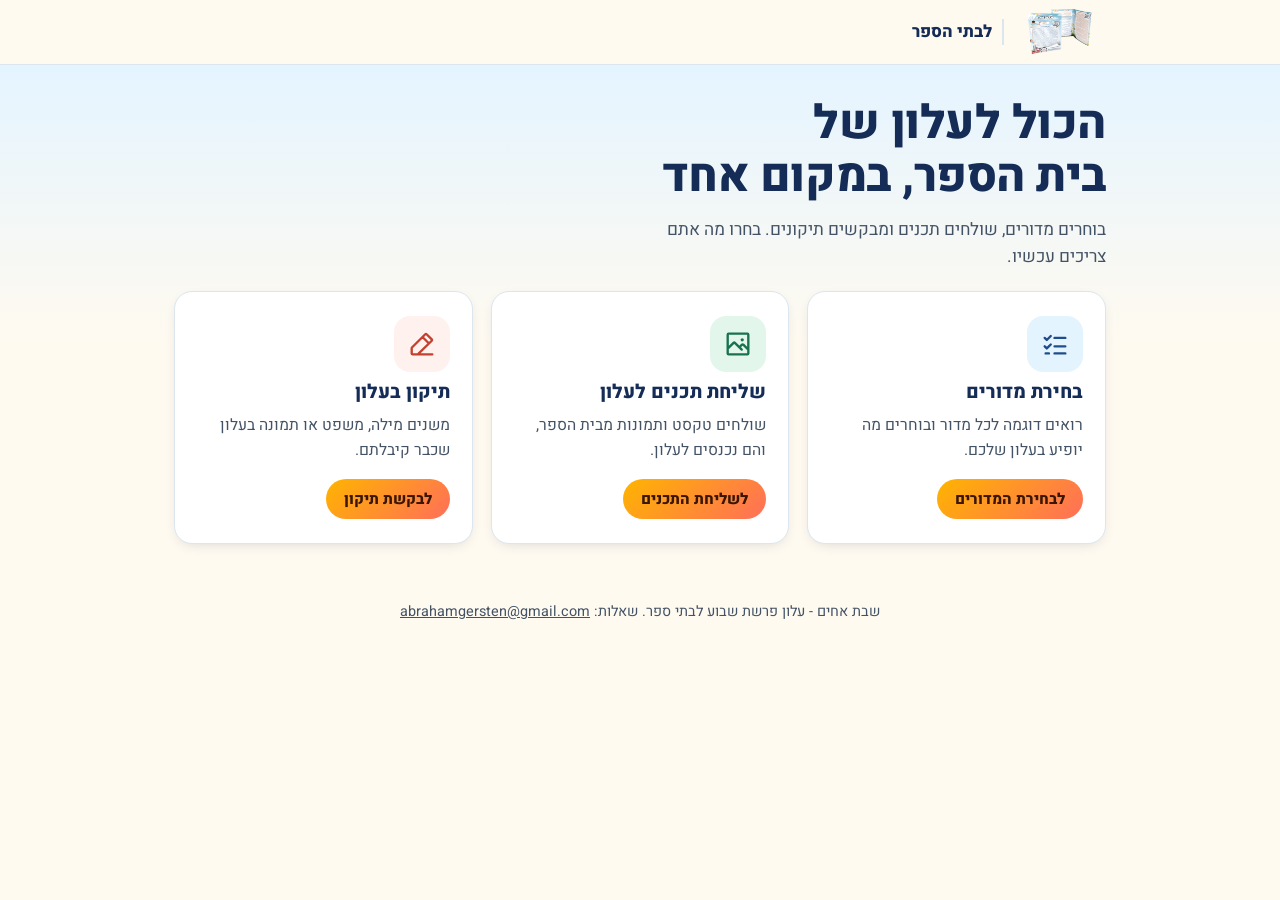
<file: index.html>
<!doctype html>
<html lang="he" dir="rtl">
<head>
<meta charset="UTF-8">
<meta name="viewport" content="width=device-width, initial-scale=1, viewport-fit=cover">
<title>שבת אחים לבתי הספר</title>
<meta name="description" content="כל מה שבית הספר צריך לעלון שבת אחים במקום אחד: בחירת מדורים, שליחת תכנים ותיקונים בעלון.">
<meta name="theme-color" content="#142c56">
<link rel="icon" href="icons/favicon-32.png" sizes="32x32" type="image/png">
<link rel="icon" href="icons/favicon-48.png" sizes="48x48" type="image/png">
<link rel="apple-touch-icon" href="apple-touch-icon.png">

<meta property="og:type" content="website">
<meta property="og:title" content="שבת אחים לבתי הספר">
<meta property="og:description" content="בוחרים מדורים, שולחים תכנים ומבקשים תיקונים בעלון, הכול במקום אחד.">
<meta property="og:image" content="https://abrahamgersten.github.io/shabat-achim-tikun/og-image.jpg">
<meta property="og:locale" content="he_IL">
<meta name="twitter:card" content="summary_large_image">

<link rel="preconnect" href="https://fonts.googleapis.com">
<link rel="preconnect" href="https://fonts.gstatic.com" crossorigin>
<link href="https://fonts.googleapis.com/css2?family=Heebo:wght@400;500;700;800&display=swap" rel="stylesheet">
<link rel="stylesheet" href="hub.css?v=1">
</head>
<body>
<a class="skip-link" href="#main">דלגו לתוכן הראשי</a>

<header class="site-header">
  <div class="wrap header-row">
    <a class="brand" href="./" aria-current="page">
      <img src="assets/img/logo.webp" alt="שבת אחים - עלון פרשת שבוע" width="104" height="58">
      <span class="brand-name">לבתי הספר</span>
    </a>
  </div>
</header>

<main id="main">
  <section class="hero">
    <div class="wrap">
      <h1>הכול לעלון של <span class="nw">בית הספר,</span> במקום אחד</h1>
      <p class="lede">בוחרים מדורים, שולחים תכנים ומבקשים תיקונים. בחרו מה אתם צריכים עכשיו.</p>
    </div>
  </section>

  <section class="wrap hub-wrap" aria-label="מה אפשר לעשות כאן">
    <ul class="hub">
      <li>
        <a class="hub-card" href="https://abrahamgersten.github.io/shabat-achim-sections/">
          <span class="hub-icon" aria-hidden="true"><svg viewBox="0 0 256 256"><path d="M40 76l18 18 34-34M124 76h92M40 148l18 18 34-34M124 148h92M124 208h92M48 208h28"/></svg></span>
          <span class="hub-title">בחירת מדורים</span>
          <span class="hub-text">רואים דוגמה לכל מדור ובוחרים מה יופיע בעלון שלכם.</span>
          <span class="hub-go">לבחירת המדורים</span>
        </a>
      </li>
      <li>
        <a class="hub-card" href="content/">
          <span class="hub-icon" aria-hidden="true"><svg viewBox="0 0 256 256"><path d="M48 40h160a8 8 0 0 1 8 8v160a8 8 0 0 1-8 8H48a8 8 0 0 1-8-8V48a8 8 0 0 1 8-8ZM40 168l50-50a8 8 0 0 1 11.3 0L160 176M140 156l22-22a8 8 0 0 1 11.3 0L216 176"/><circle cx="164" cy="92" r="14"/></svg></span>
          <span class="hub-title">שליחת תכנים לעלון</span>
          <span class="hub-text">שולחים טקסט ותמונות מבית הספר, והם נכנסים לעלון.</span>
          <span class="hub-go">לשליחת התכנים</span>
        </a>
      </li>
      <li>
        <a class="hub-card" href="tikun/">
          <span class="hub-icon" aria-hidden="true"><svg viewBox="0 0 256 256"><path d="M92 216H48a8 8 0 0 1-8-8v-44a8 8 0 0 1 2.3-5.7L156 44.7a8 8 0 0 1 11.3 0l44 44a8 8 0 0 1 0 11.3ZM132 68l56 56M216 216H92"/></svg></span>
          <span class="hub-title">תיקון בעלון</span>
          <span class="hub-text">משנים מילה, משפט או תמונה בעלון שכבר קיבלתם.</span>
          <span class="hub-go">לבקשת תיקון</span>
        </a>
      </li>
    </ul>
  </section>
</main>

<footer class="site-footer">
  <div class="wrap">שבת אחים - עלון פרשת שבוע לבתי ספר. שאלות: <a href="mailto:abrahamgersten@gmail.com">abrahamgersten@gmail.com</a></div>
</footer>
</body>
</html>
</file>
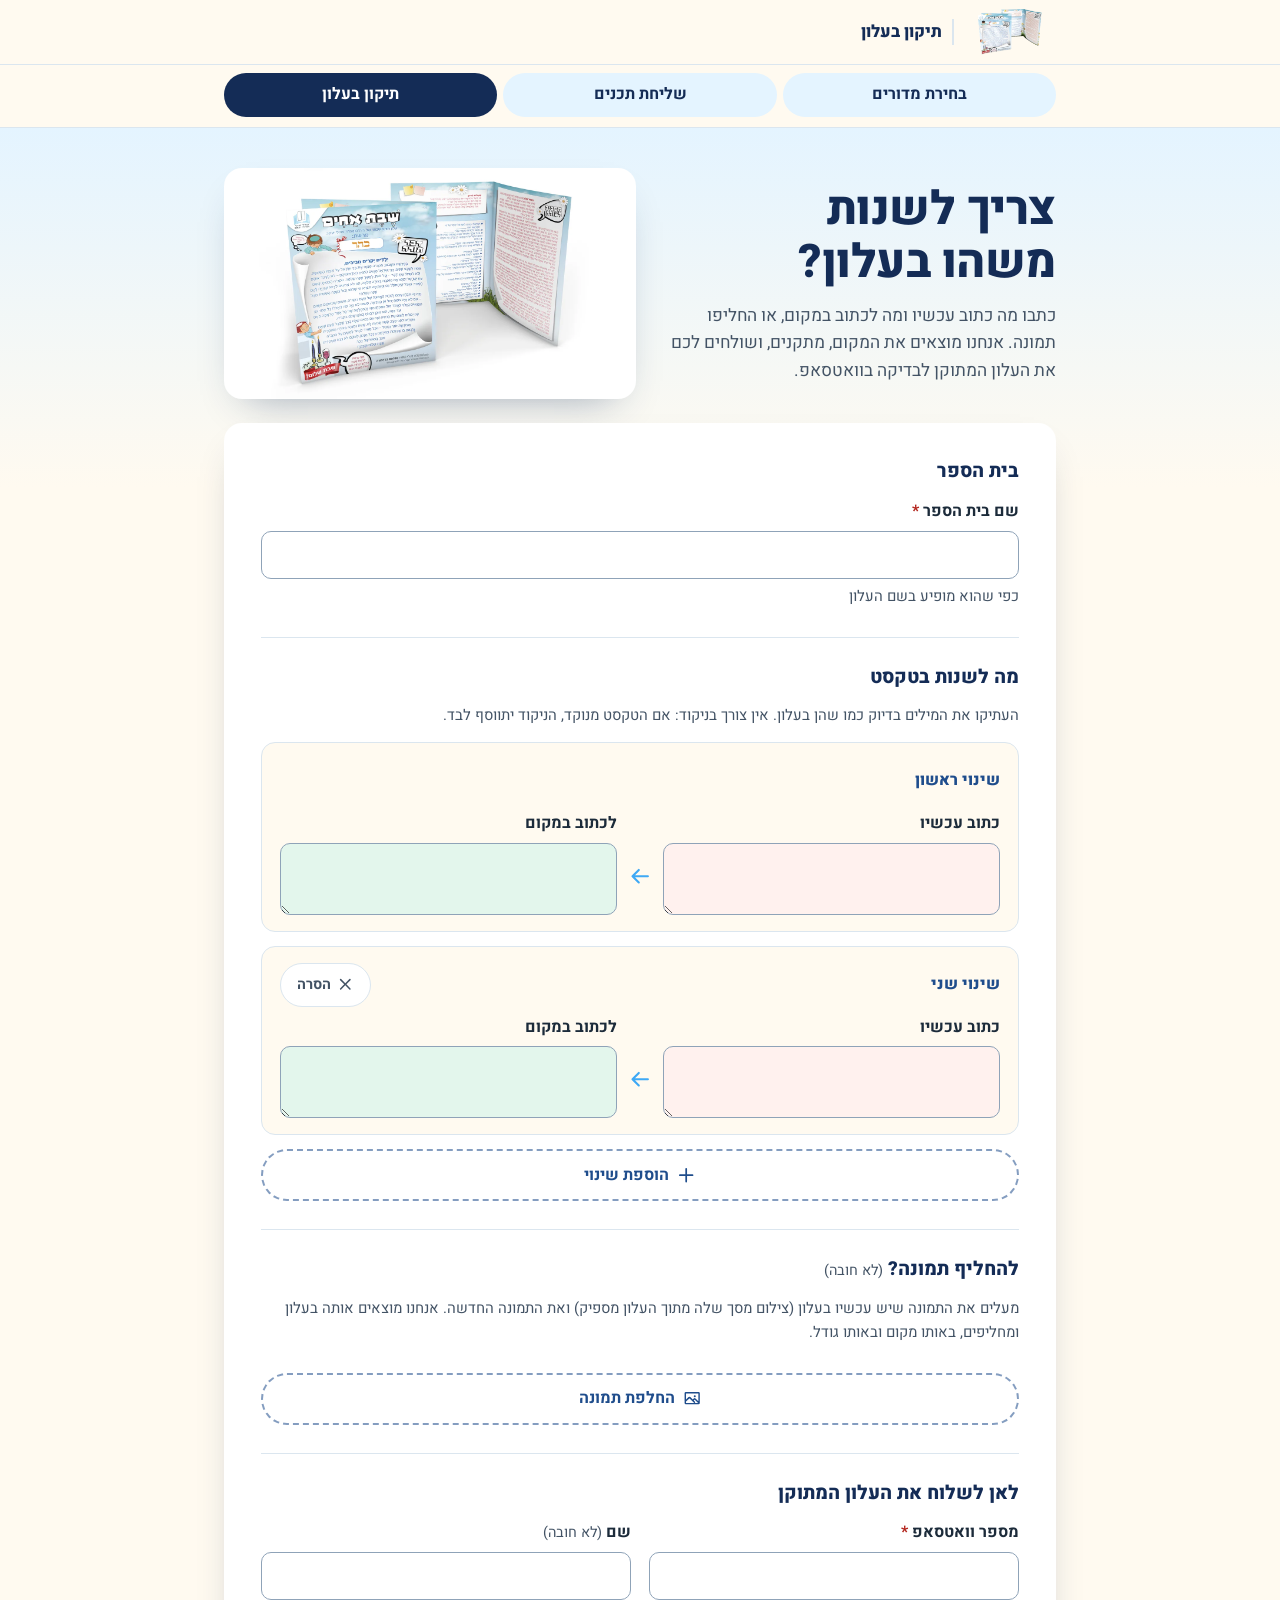
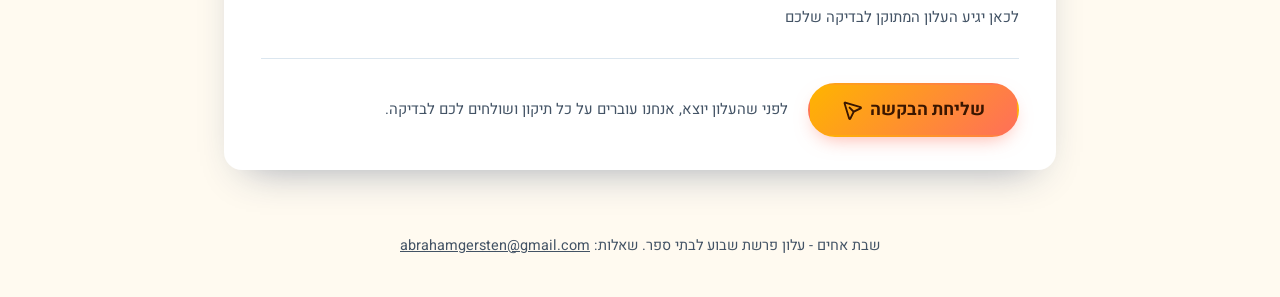
<file: tikun/index.html>
<!doctype html>
<html lang="he" dir="rtl">
<head>
<meta charset="UTF-8">
<meta name="viewport" content="width=device-width, initial-scale=1, viewport-fit=cover">
<title>תיקון בעלון - שבת אחים</title>
<meta name="description" content="רוצים לשנות מילה, משפט או תמונה בעלון של בית הספר? כתבו מה לשנות או העלו את התמונה החדשה, ונשלח לכם את העלון המתוקן לבדיקה בוואטסאפ.">
<meta name="theme-color" content="#142c56">
<link rel="icon" href="../icons/favicon-32.png" sizes="32x32" type="image/png">
<link rel="icon" href="../icons/favicon-48.png" sizes="48x48" type="image/png">
<link rel="apple-touch-icon" href="../apple-touch-icon.png">

<meta property="og:type" content="website">
<meta property="og:title" content="תיקון בעלון - שבת אחים">
<meta property="og:description" content="משנים מילה, משפט או תמונה בעלון. אנחנו מתקנים ושולחים לכם את העלון המתוקן לבדיקה.">
<meta property="og:image" content="https://abrahamgersten.github.io/shabat-achim-tikun/og-image.jpg">
<meta property="og:locale" content="he_IL">
<meta name="twitter:card" content="summary_large_image">

<link rel="preconnect" href="https://fonts.googleapis.com">
<link rel="preconnect" href="https://fonts.gstatic.com" crossorigin>
<link href="https://fonts.googleapis.com/css2?family=Heebo:wght@400;500;700;800&display=swap" rel="stylesheet">
<link rel="stylesheet" href="css/style.css?v=3">
</head>
<body>
<!-- Phosphor Icons 2.1.1, bold weight (@phosphor-icons/core), inlined so no third-party CSS blocks the first paint -->
<svg width="0" height="0" style="position:absolute" aria-hidden="true">
  <symbol id="i-plus" viewBox="0 0 256 256"><path fill="currentColor" d="M228,128a12,12,0,0,1-12,12H140v76a12,12,0,0,1-24,0V140H40a12,12,0,0,1,0-24h76V40a12,12,0,0,1,24,0v76h76A12,12,0,0,1,228,128Z"/></symbol>
  <symbol id="i-x" viewBox="0 0 256 256"><path fill="currentColor" d="M208.49,191.51a12,12,0,0,1-17,17L128,145,64.49,208.49a12,12,0,0,1-17-17L111,128,47.51,64.49a12,12,0,0,1,17-17L128,111l63.51-63.52a12,12,0,0,1,17,17L145,128Z"/></symbol>
  <symbol id="i-arrow-left" viewBox="0 0 256 256"><path fill="currentColor" d="M228,128a12,12,0,0,1-12,12H69l51.52,51.51a12,12,0,0,1-17,17l-72-72a12,12,0,0,1,0-17l72-72a12,12,0,0,1,17,17L69,116H216A12,12,0,0,1,228,128Z"/></symbol>
  <symbol id="i-paper-plane-tilt" viewBox="0 0 256 256"><path fill="currentColor" d="M230.14,25.86a20,20,0,0,0-19.570-5.11l-.22.07L18.44,79a20,20,0,0,0-3.06,37.25L99,157l40.71,83.65a19.810,19.810,0,0,0,18,11.38c.57,0,1.15,0,1.73-.07A19.820,19.820,0,0,0,177,237.56L235.18,45.65a1.420,1.420,0,0,0,.07-.22A20,20,0,0,0,230.14,25.86ZM156.91,221.07l-34.37-70.64,46-45.95a12,12,0,0,0-17-17l-46,46L34.93,99.09,210,46Z"/></symbol>
  <symbol id="i-check-circle" viewBox="0 0 256 256"><path fill="currentColor" d="M176.49,95.51a12,12,0,0,1,0,17l-56,56a12,12,0,0,1-17,0l-24-24a12,12,0,1,1,17-17L112,143l47.51-47.52A12,12,0,0,1,176.49,95.51ZM236,128A108,108,0,1,1,128,20,108.12,108.12,0,0,1,236,128Zm-24,0a84,84,0,1,0-84,84A84.09,84.09,0,0,0,212,128Z"/></symbol>
  <symbol id="i-image" viewBox="0 0 256 256"><path fill="none" stroke="currentColor" stroke-width="20" stroke-linecap="round" stroke-linejoin="round" d="M40 52h176a8 8 0 0 1 8 8v136a8 8 0 0 1-8 8H40a8 8 0 0 1-8-8V60a8 8 0 0 1 8-8Zm-8 120 52-52a8 8 0 0 1 11.3 0L160 184m-24-24 20-20a8 8 0 0 1 11.3 0L224 196"/><circle cx="164" cy="100" r="14" fill="currentColor"/></symbol>
</svg>

<a class="skip-link" href="#request">דלגו לטופס</a>

<header class="site-header">
  <div class="wrap header-row">
    <a class="brand" href="../">
      <img src="../assets/img/logo.webp" alt="שבת אחים - לדף הראשי" width="104" height="58">
      <span class="brand-name">תיקון בעלון</span>
    </a>
  </div>
  <nav class="sa-nav" aria-label="מעבר בין האתרים של שבת אחים">
    <ul>
      <li><a href="https://abrahamgersten.github.io/shabat-achim-sections/">בחירת מדורים</a></li>
      <li><a href="../content/">שליחת תכנים</a></li>
      <li><a href="./" aria-current="page">תיקון בעלון</a></li>
    </ul>
  </nav>
</header>

<main id="main">
  <section class="hero">
    <div class="wrap hero-grid">
      <div class="hero-text">
        <h1>צריך לשנות משהו בעלון?</h1>
        <p class="lede">כתבו מה כתוב עכשיו ומה לכתוב במקום, או החליפו תמונה. אנחנו מוצאים את המקום, מתקנים, ושולחים לכם את העלון המתוקן לבדיקה בוואטסאפ.</p>
      </div>
      <img class="hero-art" src="../assets/img/mockup.webp" alt="עלון שבת אחים פתוח" width="1400" height="787" fetchpriority="high">
    </div>
  </section>

  <section class="wrap form-wrap" id="request" tabindex="-1">
    <form class="card" id="fixForm" novalidate>
      <fieldset class="block">
        <legend class="block-title">בית הספר</legend>
        <div class="field">
          <label for="f_school">שם בית הספר <span class="req" aria-hidden="true">*</span></label>
          <input id="f_school" name="school" type="text" autocomplete="organization" required aria-describedby="h_school e_school">
          <p class="hint" id="h_school">כפי שהוא מופיע בשם העלון</p>
          <p class="field-error" id="e_school" hidden></p>
        </div>
      </fieldset>

      <fieldset class="block">
        <legend class="block-title">מה לשנות בטקסט</legend>
        <p class="hint block-hint">העתיקו את המילים בדיוק כמו שהן בעלון. אין צורך בניקוד: אם הטקסט מנוקד, הניקוד יתווסף לבד.</p>
        <ol class="changes" id="changes"></ol>
        <button class="btn btn-add" id="addChange" type="button"><svg class="icon" aria-hidden="true" focusable="false"><use href="#i-plus"/></svg>הוספת שינוי</button>
        <p class="sr-only" id="announce" aria-live="polite"></p>
      </fieldset>

      <fieldset class="block">
        <legend class="block-title">להחליף תמונה? <span class="opt">(לא חובה)</span></legend>
        <p class="hint block-hint">מעלים את התמונה שיש עכשיו בעלון (צילום מסך שלה מתוך העלון מספיק) ואת התמונה החדשה. אנחנו מוצאים אותה בעלון ומחליפים, באותו מקום ובאותו גודל.</p>
        <ol class="changes" id="images"></ol>
        <button class="btn btn-add" id="addImage" type="button"><svg class="icon" aria-hidden="true" focusable="false"><use href="#i-image"/></svg>החלפת תמונה</button>
      </fieldset>

      <fieldset class="block">
        <legend class="block-title">לאן לשלוח את העלון המתוקן</legend>
        <div class="fields">
          <div class="field">
            <label for="f_phone">מספר וואטסאפ <span class="req" aria-hidden="true">*</span></label>
            <input id="f_phone" name="phone" type="tel" inputmode="tel" autocomplete="tel" dir="ltr" required aria-describedby="h_phone e_phone">
            <p class="hint" id="h_phone">לכאן יגיע העלון המתוקן לבדיקה שלכם</p>
            <p class="field-error" id="e_phone" hidden></p>
          </div>
          <div class="field">
            <label for="f_name">שם <span class="opt">(לא חובה)</span></label>
            <input id="f_name" name="name" type="text" autocomplete="name">
          </div>
        </div>
      </fieldset>

      <div class="submit-row">
        <button class="btn btn-primary btn-lg" id="submitBtn" type="submit">
          <span class="btn-label">שליחת הבקשה</span><svg class="icon flip-rtl" aria-hidden="true" focusable="false"><use href="#i-paper-plane-tilt"/></svg>
        </button>
        <p class="hint">לפני שהעלון יוצא, אנחנו עוברים על כל תיקון ושולחים לכם לבדיקה.</p>
      </div>
      <div class="progress" id="prog" hidden><i></i></div>
      <p class="form-error" id="formError" role="alert" hidden></p>
    </form>

    <div class="card done" id="done" hidden tabindex="-1">
      <svg class="icon done-icon" aria-hidden="true" focusable="false"><use href="#i-check-circle"/></svg>
      <h2>הבקשה התקבלה</h2>
      <p id="doneText"></p>
      <ol class="done-list" id="doneList"></ol>
      <button class="btn btn-outline" id="again" type="button">בקשה נוספת</button>
    </div>
  </section>
</main>

<footer class="site-footer">
  <div class="wrap">שבת אחים - עלון פרשת שבוע לבתי ספר. שאלות: <a href="mailto:abrahamgersten@gmail.com">abrahamgersten@gmail.com</a></div>
</footer>

<template id="changeTpl">
  <li class="change" role="group">
    <div class="change-head">
      <span class="change-title"></span>
      <button class="btn-remove" type="button"><svg class="icon" aria-hidden="true" focusable="false"><use href="#i-x"/></svg><span class="remove-label">הסרה</span></button>
    </div>
    <div class="change-body">
      <div class="field field-old">
        <label>כתוב עכשיו</label>
        <textarea rows="2"></textarea>
      </div>
      <svg class="icon change-arrow" aria-hidden="true" focusable="false"><use href="#i-arrow-left"/></svg>
      <div class="field field-new">
        <label>לכתוב במקום</label>
        <textarea rows="2"></textarea>
      </div>
    </div>
    <p class="field-error change-error" hidden></p>
  </li>
</template>

<template id="imageTpl">
  <li class="change imgpair" role="group">
    <div class="change-head">
      <span class="change-title"></span>
      <button class="btn-remove" type="button"><svg class="icon" aria-hidden="true" focusable="false"><use href="#i-x"/></svg><span class="remove-label">הסרה</span></button>
    </div>
    <div class="change-body">
      <div class="pick" data-kind="current">
        <span class="pick-label">התמונה שיש עכשיו בעלון</span>
        <button class="pick-btn" type="button">
          <img class="pick-img" alt="" hidden>
          <span class="pick-empty"><svg class="icon" aria-hidden="true" focusable="false"><use href="#i-image"/></svg><span class="pick-text">בחירת תמונה</span></span>
        </button>
        <input type="file" accept="image/*" hidden>
      </div>
      <svg class="icon change-arrow" aria-hidden="true" focusable="false"><use href="#i-arrow-left"/></svg>
      <div class="pick" data-kind="new">
        <span class="pick-label">התמונה החדשה</span>
        <button class="pick-btn" type="button">
          <img class="pick-img" alt="" hidden>
          <span class="pick-empty"><svg class="icon" aria-hidden="true" focusable="false"><use href="#i-image"/></svg><span class="pick-text">בחירת תמונה</span></span>
        </button>
        <input type="file" accept="image/*" hidden>
      </div>
    </div>
    <p class="field-error change-error" hidden></p>
  </li>
</template>

<script src="js/app.js?v=3"></script>
</body>
</html>
</file>
<file: hub.css>
/* שבת אחים לבתי הספר: הדף הראשי שמחבר את בחירת המדורים, שליחת התכנים ותיקון בעלון.
   אותם צבעים, Heebo וכרטיסים 18px כמו בשלושת האתרים. */
*, *::before, *::after { box-sizing: border-box; }
html { -webkit-text-size-adjust: 100%; }
body { margin: 0; }
img { max-width: 100%; display: block; }
h1, p, ul { margin: 0; }
[hidden] { display: none !important; }

:root {
  --navy: #142c56; --navy-2: #1f4d8c; --sky: #3fa9f5; --sky-light: #e4f4ff; --sky-mid: #cdeaff;
  --yellow: #ffb400; --coral: #ff6f59; --leaf: #18724e; --leaf-light: #e3f6ec; --coral-light: #fff1ee;
  --cream: #fffaf0; --surface: #ffffff; --ink: #1c2b3a; --ink-soft: #435365; --border: #dbe6ef;
  --heading: var(--navy); --focus: #ffb400; --radius: 18px; --max-w: 980px;
  --shadow: 0 18px 40px -22px rgba(20, 44, 86, 0.45); --shadow-sm: 0 4px 14px -6px rgba(20, 44, 86, 0.22);
  --font: 'Heebo', 'Segoe UI', Tahoma, Arial, sans-serif; --ease-out: cubic-bezier(0.23, 1, 0.32, 1);
  color-scheme: light;
}
@media (prefers-color-scheme: dark) {
  :root:not([data-theme="light"]) {
    --cream: #0f1824; --surface: #16273a; --ink: #eef3f8; --ink-soft: #b9c6d4; --border: #2a3f57;
    --heading: #dcebff; --sky-light: #13263b; --sky-mid: #173454; --leaf-light: #12302a; --coral-light: #33201f;
    --shadow: 0 18px 40px -22px rgba(0, 0, 0, 0.7); --shadow-sm: 0 4px 14px -6px rgba(0, 0, 0, 0.5);
    color-scheme: dark;
  }
}

body { font-family: var(--font); background: var(--cream); color: var(--ink); line-height: 1.6; -webkit-font-smoothing: antialiased; }
.wrap { max-width: var(--max-w); margin-inline: auto; padding-inline: 16px; }
@media (min-width: 640px) { .wrap { padding-inline: 24px; } }
.skip-link { position: fixed; top: -100px; inset-inline-start: 12px; z-index: 300; background: var(--navy); color: #fff; padding: 12px 18px; border-radius: 8px; text-decoration: none; }
.skip-link:focus { top: 12px; }
:focus-visible { outline: 3px solid var(--focus); outline-offset: 3px; border-radius: 8px; }

.site-header { background: var(--cream); border-bottom: 1px solid var(--border); }
.header-row { display: flex; align-items: center; min-height: 64px; padding-block: 6px; }
.brand { display: flex; align-items: center; gap: 10px; text-decoration: none; }
.brand img { width: 92px; height: auto; }
.brand-name { font-weight: 800; color: var(--heading); font-size: 1.05rem; padding-inline-start: 10px; border-inline-start: 2px solid var(--border); }

.hero { background: linear-gradient(180deg, var(--sky-light), var(--cream)); padding-block: 32px 72px; }
.hero h1 { font-size: clamp(1.85rem, 1.2rem + 3vw, 2.9rem); line-height: 1.15; font-weight: 800; color: var(--heading); letter-spacing: -0.01em; text-wrap: balance; max-width: 20ch; }
.nw { white-space: nowrap; }
.lede { margin-top: 12px; font-size: 1.08rem; color: var(--ink-soft); max-width: 46ch; }

.hub-wrap { margin-top: -44px; padding-bottom: 48px; }
.hub { list-style: none; padding: 0; display: grid; gap: 14px; }
@media (min-width: 760px) { .hub { grid-template-columns: repeat(3, 1fr); gap: 18px; } .hub-wrap { margin-top: -52px; } }
.hub-card {
  display: grid; grid-template-columns: auto 1fr; grid-template-areas: "icon title" "icon text" "icon go"; column-gap: 14px; row-gap: 4px;
  height: 100%; padding: 18px; border-radius: var(--radius); background: var(--surface); border: 1px solid var(--border);
  box-shadow: var(--shadow-sm); color: var(--ink); text-decoration: none;
  transition: transform 180ms var(--ease-out), box-shadow 180ms var(--ease-out), border-color 180ms ease;
}
@media (min-width: 760px) {
  .hub-card { grid-template-columns: 1fr; grid-template-areas: "icon" "title" "text" "go"; row-gap: 8px; padding: 24px 22px; align-content: start; }
}
.hub-icon { grid-area: icon; display: grid; place-items: center; width: 56px; height: 56px; border-radius: 16px; background: var(--sky-light); color: var(--navy-2); }
.hub li:nth-child(2) .hub-icon { background: var(--leaf-light); color: var(--leaf); }
.hub li:nth-child(3) .hub-icon { background: var(--coral-light); color: #c2412f; }
.hub-icon svg { width: 30px; height: 30px; fill: none; stroke: currentColor; stroke-width: 20; stroke-linecap: round; stroke-linejoin: round; }
.hub-icon circle { fill: currentColor; stroke: none; }
.hub-title { grid-area: title; font-size: 1.2rem; font-weight: 800; color: var(--heading); line-height: 1.3; }
.hub-text { grid-area: text; color: var(--ink-soft); font-size: .98rem; }
.hub-go { grid-area: go; justify-self: start; margin-top: 8px; padding: 8px 18px; min-height: 40px; display: inline-flex; align-items: center; border-radius: 999px; background: linear-gradient(135deg, var(--yellow), var(--coral)); color: #3a1600; font-weight: 800; font-size: .95rem; }
.hub-card:active { transform: scale(0.985); }
@media (hover: hover) and (pointer: fine) {
  .hub-card:hover { transform: translateY(-2px); box-shadow: var(--shadow); border-color: var(--sky-mid); }
}
@media (prefers-color-scheme: dark) {
  :root:not([data-theme="light"]) .hub-icon { color: #9fd0ff; }
  :root:not([data-theme="light"]) .hub li:nth-child(2) .hub-icon { color: #7fdcb0; }
  :root:not([data-theme="light"]) .hub li:nth-child(3) .hub-icon { color: #ffab9c; }
}

.site-footer { padding: 8px 0 40px; color: var(--ink-soft); font-size: .9rem; text-align: center; }
.site-footer a { color: inherit; }

@media (prefers-reduced-motion: reduce) { * { transition: none !important; animation: none !important; } }
</file>
<file: tikun/css/style.css>
/* תיקון בעלון - שבת אחים
   Sibling of shabat-achim-sections / newsletter-samples / trial-signup: same tokens, same Heebo.
   Shape rule: cards 18px, inputs 10px, every interactive button is a full pill. */

*, *::before, *::after { box-sizing: border-box; }
html { -webkit-text-size-adjust: 100%; }
body { margin: 0; }
img { max-width: 100%; display: block; }
h1, h2, h3, p, ol { margin: 0; }
button, input, textarea { font: inherit; color: inherit; }
fieldset { margin: 0; padding: 0; border: 0; min-width: 0; }
[hidden] { display: none !important; }

:root {
  --navy: #142c56;
  --navy-2: #1f4d8c;
  --sky: #3fa9f5;
  --sky-light: #e4f4ff;
  --sky-mid: #cdeaff;
  --yellow: #ffb400;
  --yellow-dark: #e08e00;
  --coral: #ff6f59;
  --coral-dark: #e04f3b;
  --coral-light: #fff1ee;
  --leaf: #18724e;
  --leaf-light: #e3f6ec;
  --cream: #fffaf0;
  --surface: #ffffff;
  --ink: #1c2b3a;
  --ink-soft: #435365;
  --border: #dbe6ef;
  --field-border: #8fa3b8;
  --heading: var(--navy);
  --focus: #ffb400;
  --danger: #b3261e;
  --radius: 18px;
  --radius-sm: 10px;
  --shadow: 0 18px 40px -22px rgba(20, 44, 86, 0.45);
  --shadow-sm: 0 4px 14px -6px rgba(20, 44, 86, 0.22);
  --max-w: 880px;
  --font: 'Heebo', 'Segoe UI', Tahoma, Arial, sans-serif;
  --ease-out: cubic-bezier(0.23, 1, 0.32, 1);
  color-scheme: light;
}
@media (prefers-color-scheme: dark) {
  :root:not([data-theme="light"]) {
    --cream: #0f1824; --surface: #16273a; --ink: #eef3f8; --ink-soft: #b9c6d4; --border: #2a3f57;
    --field-border: #4d6683; --heading: #dcebff; --sky-light: #13263b; --sky-mid: #173454;
    --leaf-light: #12302a; --coral-light: #33201f; --danger: #ff8a80;
    --shadow: 0 18px 40px -22px rgba(0, 0, 0, 0.7); --shadow-sm: 0 4px 14px -6px rgba(0, 0, 0, 0.5);
    color-scheme: dark;
  }
}
:root[data-theme="dark"] {
  --cream: #0f1824; --surface: #16273a; --ink: #eef3f8; --ink-soft: #b9c6d4; --border: #2a3f57;
  --field-border: #4d6683; --heading: #dcebff; --sky-light: #13263b; --sky-mid: #173454;
  --leaf-light: #12302a; --coral-light: #33201f; --danger: #ff8a80;
  color-scheme: dark;
}

body {
  font-family: var(--font);
  background: var(--cream);
  color: var(--ink);
  line-height: 1.6;
  -webkit-font-smoothing: antialiased;
}
::selection { background: var(--sky-mid); color: var(--ink); }
input, textarea { caret-color: var(--navy-2); }
.icon { width: 1.15em; height: 1.15em; flex: none; }
.wrap { max-width: var(--max-w); margin-inline: auto; padding-inline: 16px; }
@media (min-width: 640px) { .wrap { padding-inline: 24px; } }
.sr-only { position: absolute; width: 1px; height: 1px; overflow: hidden; clip: rect(0 0 0 0); white-space: nowrap; }

.skip-link {
  position: fixed; top: -100px; inset-inline-start: 12px; z-index: 300;
  background: var(--navy); color: #fff; padding: 12px 18px; border-radius: 8px; text-decoration: none;
}
.skip-link:focus { top: 12px; }
:focus-visible { outline: 3px solid var(--focus); outline-offset: 2px; border-radius: 6px; }

/* ===== Buttons (pill) ===== */
.btn {
  display: inline-flex; align-items: center; justify-content: center; gap: 8px;
  min-height: 44px; padding: 10px 22px; border-radius: 999px; border: 2px solid transparent;
  font-weight: 700; font-size: 1rem; line-height: 1.2; cursor: pointer; white-space: nowrap;
  transition: transform 160ms var(--ease-out), background-color 160ms ease, color 160ms ease, border-color 160ms ease;
}
.btn:active { transform: scale(0.97); }
.btn-primary { background: linear-gradient(135deg, var(--yellow), var(--coral)); color: #3a1600; box-shadow: 0 8px 20px -8px rgba(255, 111, 89, 0.6); }
.btn-outline { background: transparent; border-color: var(--navy-2); color: var(--navy-2); }
.btn-lg { min-height: 54px; padding: 14px 32px; font-size: 1.1rem; }
.flip-rtl { transform: scaleX(-1); }
@media (hover: hover) and (pointer: fine) {
  .btn-primary:hover { background: linear-gradient(135deg, var(--yellow-dark), var(--coral-dark)); }
  .btn-outline:hover { background: var(--navy-2); color: #fff; }
}
@media (prefers-color-scheme: dark) {
  :root:not([data-theme="light"]) .btn-outline { border-color: #8cc4ff; color: #cfe6ff; }
  /* a coral shadow on a dark page reads as a glow: on dark the button stands on its own color */
  :root:not([data-theme="light"]) .btn-primary { box-shadow: none; }
  :root:not([data-theme="light"]) .card { border-color: var(--border); }
}

/* ===== Header ===== */
.site-header { background: var(--cream); border-bottom: 1px solid var(--border); }
.header-row { display: flex; align-items: center; min-height: 64px; padding-block: 6px; }
.brand { display: flex; align-items: center; gap: 10px; text-decoration: none; }
.brand img { width: 92px; height: auto; }
.brand-name { font-weight: 800; color: var(--heading); font-size: 1.05rem; padding-inline-start: 10px; border-inline-start: 2px solid var(--border); }

/* ===== Hero ===== */
.hero { background: linear-gradient(180deg, var(--sky-light), var(--cream)); padding-block: 28px 64px; }
.hero-grid { display: grid; gap: 20px; align-items: center; }
.hero h1 { font-size: clamp(1.85rem, 1.2rem + 3vw, 2.9rem); line-height: 1.15; font-weight: 800; color: var(--heading); letter-spacing: -0.01em; text-wrap: balance; }
.lede { margin-top: 12px; font-size: 1.08rem; color: var(--ink-soft); max-width: 46ch; }
.hero-art { display: none; }
@media (min-width: 760px) {
  .hero { padding-block: 40px 88px; }
  .hero-grid { grid-template-columns: 1fr 1.05fr; gap: 28px; }
  /* the mockup has a white background: framed as a picture instead of floating on the sky */
  .hero-art { display: block; width: 100%; height: auto; background: #fff; border-radius: var(--radius); box-shadow: var(--shadow); }
}

/* ===== Card + blocks ===== */
.form-wrap { margin-top: -44px; padding-bottom: 56px; position: relative; }
@media (min-width: 760px) { .form-wrap { margin-top: -64px; } }
.form-wrap:focus { outline: none; }
.card { background: var(--surface); border: 1px solid transparent; border-radius: var(--radius); box-shadow: var(--shadow); padding: 20px 16px; }
@media (min-width: 640px) { .card { padding: 32px 36px; } }
.block + .block { margin-top: 28px; padding-top: 24px; border-top: 1px solid var(--border); }
/* a legend normally sits on the fieldset's top border: floating it puts it inside the block, under the divider */
.block-title { float: right; width: 100%; font-size: 1.2rem; font-weight: 800; color: var(--heading); margin-bottom: 12px; padding: 0; }
.block-title + * { clear: both; }
.block-hint { margin: -6px 0 14px; }

.fields { display: grid; gap: 14px; }
@media (min-width: 640px) { .fields { grid-template-columns: 1fr 1fr; gap: 16px 18px; } }
.field { display: grid; gap: 6px; align-content: start; }
.field label { font-weight: 700; color: var(--ink); }
.req { color: var(--danger); }
.opt { color: var(--ink-soft); font-weight: 400; font-size: .9rem; }
.hint { color: var(--ink-soft); font-size: .93rem; }
.field input, .field textarea {
  width: 100%; min-height: 48px; padding: 10px 12px; border-radius: var(--radius-sm);
  border: 1.5px solid var(--field-border); background: var(--surface); color: var(--ink); font-size: 1rem; line-height: 1.5;
}
.field textarea { resize: vertical; min-height: 72px; }
.field input:focus-visible, .field textarea:focus-visible { outline: 3px solid var(--focus); outline-offset: 1px; border-color: var(--navy-2); border-radius: var(--radius-sm); }
.field [aria-invalid="true"] { border-color: var(--danger); }
.field-error, .form-error { color: var(--danger); font-size: .93rem; font-weight: 500; }
#f_phone { text-align: right; }

/* ===== Changes ===== */
.changes { list-style: none; padding: 0; display: grid; gap: 14px; }
.change { border: 1.5px solid var(--border); border-radius: 14px; padding: 14px; background: var(--cream); }
.change-head { display: flex; align-items: center; justify-content: space-between; gap: 8px; margin-bottom: 8px; min-height: 44px; }
.change-title { display: block; font-size: 1rem; font-weight: 800; color: var(--navy-2); }
.btn-remove {
  display: inline-flex; align-items: center; gap: 6px; min-height: 44px; padding: 6px 16px; border-radius: 999px;
  border: 1.5px solid var(--border); background: var(--surface); color: var(--ink-soft); font-weight: 700; font-size: .9rem; cursor: pointer;
  transition: color 140ms ease, border-color 140ms ease, transform 140ms var(--ease-out);
}
.btn-remove:active { transform: scale(0.96); }
@media (hover: hover) and (pointer: fine) { .btn-remove:hover { color: var(--danger); border-color: var(--danger); } }
.change-body { display: grid; gap: 6px; }
.change-arrow { justify-self: center; width: 1.4rem; height: 1.4rem; color: var(--sky); transform: rotate(-90deg); }
.field-old textarea { background: var(--coral-light); }
.field-new textarea { background: var(--leaf-light); }
.change-error { margin-top: 8px; }
@media (min-width: 640px) {
  .change { padding: 16px 18px; }
  .change-body { grid-template-columns: 1fr auto 1fr; gap: 12px; align-items: center; }
  .change-arrow { transform: none; margin-top: 26px; }
}

.btn-add {
  margin-top: 14px; width: 100%; min-height: 52px; background: transparent; color: var(--navy-2);
  border: 2px dashed color-mix(in srgb, var(--navy-2) 55%, transparent);
}
@media (hover: hover) and (pointer: fine) { .btn-add:hover { background: var(--sky-light); border-style: solid; } }
@media (prefers-color-scheme: dark) {
  :root:not([data-theme="light"]) .btn-add { color: #cfe6ff; border-color: #4d7fb8; }
  :root:not([data-theme="light"]) .change-title { color: #9fd0ff; }
}

/* ===== Submit + done ===== */
.submit-row { margin-top: 28px; padding-top: 24px; border-top: 1px solid var(--border); display: grid; gap: 12px; justify-items: start; }
.submit-row .btn { width: 100%; }
@media (min-width: 640px) { .submit-row { grid-template-columns: auto 1fr; align-items: center; gap: 20px; } .submit-row .btn { width: auto; } }
.btn[disabled] { opacity: .7; cursor: progress; }
.form-error { margin-top: 12px; }

.done { text-align: center; display: grid; justify-items: center; gap: 12px; padding-block: 40px; }
.done:focus { outline: none; }
.done-icon { width: 3.6rem; height: 3.6rem; color: var(--leaf); }
.done h2 { font-size: 1.6rem; font-weight: 800; color: var(--heading); }
.done p { color: var(--ink-soft); max-width: 46ch; }
.done-list { list-style: none; padding: 0; display: grid; gap: 8px; width: min(100%, 520px); text-align: start; margin-block: 4px 8px; }
.done-list li { background: var(--cream); border: 1px solid var(--border); border-radius: var(--radius-sm); padding: 10px 14px; font-size: .95rem; overflow-wrap: anywhere; }
.done-list .was, .done-list .now { -webkit-box-decoration-break: clone; box-decoration-break: clone; }
.done-list .was { background: var(--coral-light); border-radius: 6px; padding: 1px 6px; text-decoration: line-through; text-decoration-color: color-mix(in srgb, var(--coral-dark) 60%, transparent); }
.done-list .now { background: var(--leaf-light); border-radius: 6px; padding: 1px 6px; font-weight: 700; }
.done-list .arrow { color: var(--sky); vertical-align: -0.2em; }

/* ===== Picture swap ===== */
.pick { display: grid; gap: 6px; align-content: start; }
.pick-label { font-weight: 700; color: var(--ink); }
.pick-btn {
  position: relative; display: grid; place-items: center; width: 100%; aspect-ratio: 4 / 3; padding: 0; overflow: hidden;
  border: 2px dashed var(--field-border); border-radius: var(--radius-sm); background: var(--surface); color: var(--navy-2);
  cursor: pointer; transition: border-color 140ms ease, background-color 140ms ease, transform 140ms var(--ease-out);
}
.pick-btn:active { transform: scale(0.98); }
.pick[data-kind="current"] .pick-btn { background: var(--coral-light); }
.pick[data-kind="new"] .pick-btn { background: var(--leaf-light); }
.pick-empty { display: grid; justify-items: center; gap: 6px; font-weight: 700; }
.pick-empty .icon { width: 2rem; height: 2rem; }
.pick-img { width: 100%; height: 100%; object-fit: contain; background: var(--surface); }
.pick.has-img .pick-btn { border-style: solid; border-color: var(--border); }
.pick-btn[aria-invalid="true"] { border-color: var(--danger); }
@media (hover: hover) and (pointer: fine) { .pick-btn:hover { border-color: var(--navy-2); } }
/* the two pictures side by side on every width: labels on one row, boxes on the next, the arrow between the boxes */
.imgpair .change-body { grid-template-columns: 1fr auto 1fr; grid-template-rows: auto auto; column-gap: 8px; row-gap: 6px; align-items: end; }
.imgpair .pick { display: contents; }
.imgpair .pick[data-kind="current"] .pick-label { grid-area: 1 / 1; }
.imgpair .pick[data-kind="current"] .pick-btn { grid-area: 2 / 1; }
.imgpair .change-arrow { grid-area: 2 / 2; align-self: center; transform: none; margin: 0; }
.imgpair .pick[data-kind="new"] .pick-label { grid-area: 1 / 3; }
.imgpair .pick[data-kind="new"] .pick-btn { grid-area: 2 / 3; }
.imgpair .pick-label { font-size: .92rem; line-height: 1.3; }
.imgpair .pick-empty { font-size: .92rem; }
@media (min-width: 640px) { .imgpair .change-body { column-gap: 14px; } .imgpair .pick-label { font-size: 1rem; } }
@media (prefers-color-scheme: dark) {
  :root:not([data-theme="light"]) .pick-btn { color: #cfe6ff; }
}
.progress { height: 8px; background: var(--sky-mid); border-radius: 99px; overflow: hidden; margin-top: 14px; }
.progress i { display: block; height: 100%; width: 0; background: var(--leaf); transition: width .2s; }
.done-list .done-img { display: flex; align-items: center; justify-content: center; gap: 10px; }
.done-thumb { width: 110px; height: 82px; object-fit: contain; background: var(--surface); border-radius: 8px; border: 1px solid var(--border); }

/* ===== Moving between the Shabat Achim sites (same bar on all three) ===== */
.sa-nav { border-top: 1px solid var(--border); }
.sa-nav ul { list-style: none; margin: 0 auto; padding: 8px 16px 10px; max-width: var(--max-w); display: flex; gap: 6px; }
.sa-nav li { flex: 1; min-width: 0; }
.sa-nav a {
  display: flex; align-items: center; justify-content: center; min-height: 44px; padding: 6px 8px; border-radius: 999px;
  background: var(--sky-light); color: var(--heading); font-weight: 700; font-size: .92rem; line-height: 1.2;
  text-align: center; text-decoration: none; transition: background-color 140ms ease;
}
.sa-nav a[aria-current="page"] { background: var(--navy); color: #fff; }
@media (hover: hover) and (pointer: fine) { .sa-nav a:not([aria-current]):hover { background: var(--sky-mid); } }
@media (prefers-color-scheme: dark) {
  :root:not([data-theme="light"]) .sa-nav a[aria-current="page"] { background: var(--yellow); color: var(--navy); }
}
@media (min-width: 640px) { .sa-nav ul { padding-inline: 24px; } .sa-nav a { font-size: 1rem; } }

.site-footer { padding: 8px 0 40px; color: var(--ink-soft); font-size: .9rem; text-align: center; }
.site-footer a { color: inherit; }

/* ===== Motion: a change card arrives / leaves (feedback for the add / remove buttons) ===== */
@media (prefers-reduced-motion: no-preference) {
  .change.is-new { animation: change-in 260ms var(--ease-out); }
  .change.is-leaving { animation: change-out 160ms ease-in forwards; }
  .done:not([hidden]) { animation: done-in 320ms var(--ease-out); }
  @keyframes change-in { from { opacity: 0; transform: translateY(8px) scale(0.98); } }
  @keyframes change-out { to { opacity: 0; transform: scale(0.97); } }
  @keyframes done-in { from { opacity: 0; transform: translateY(10px); } }
}
</file>
